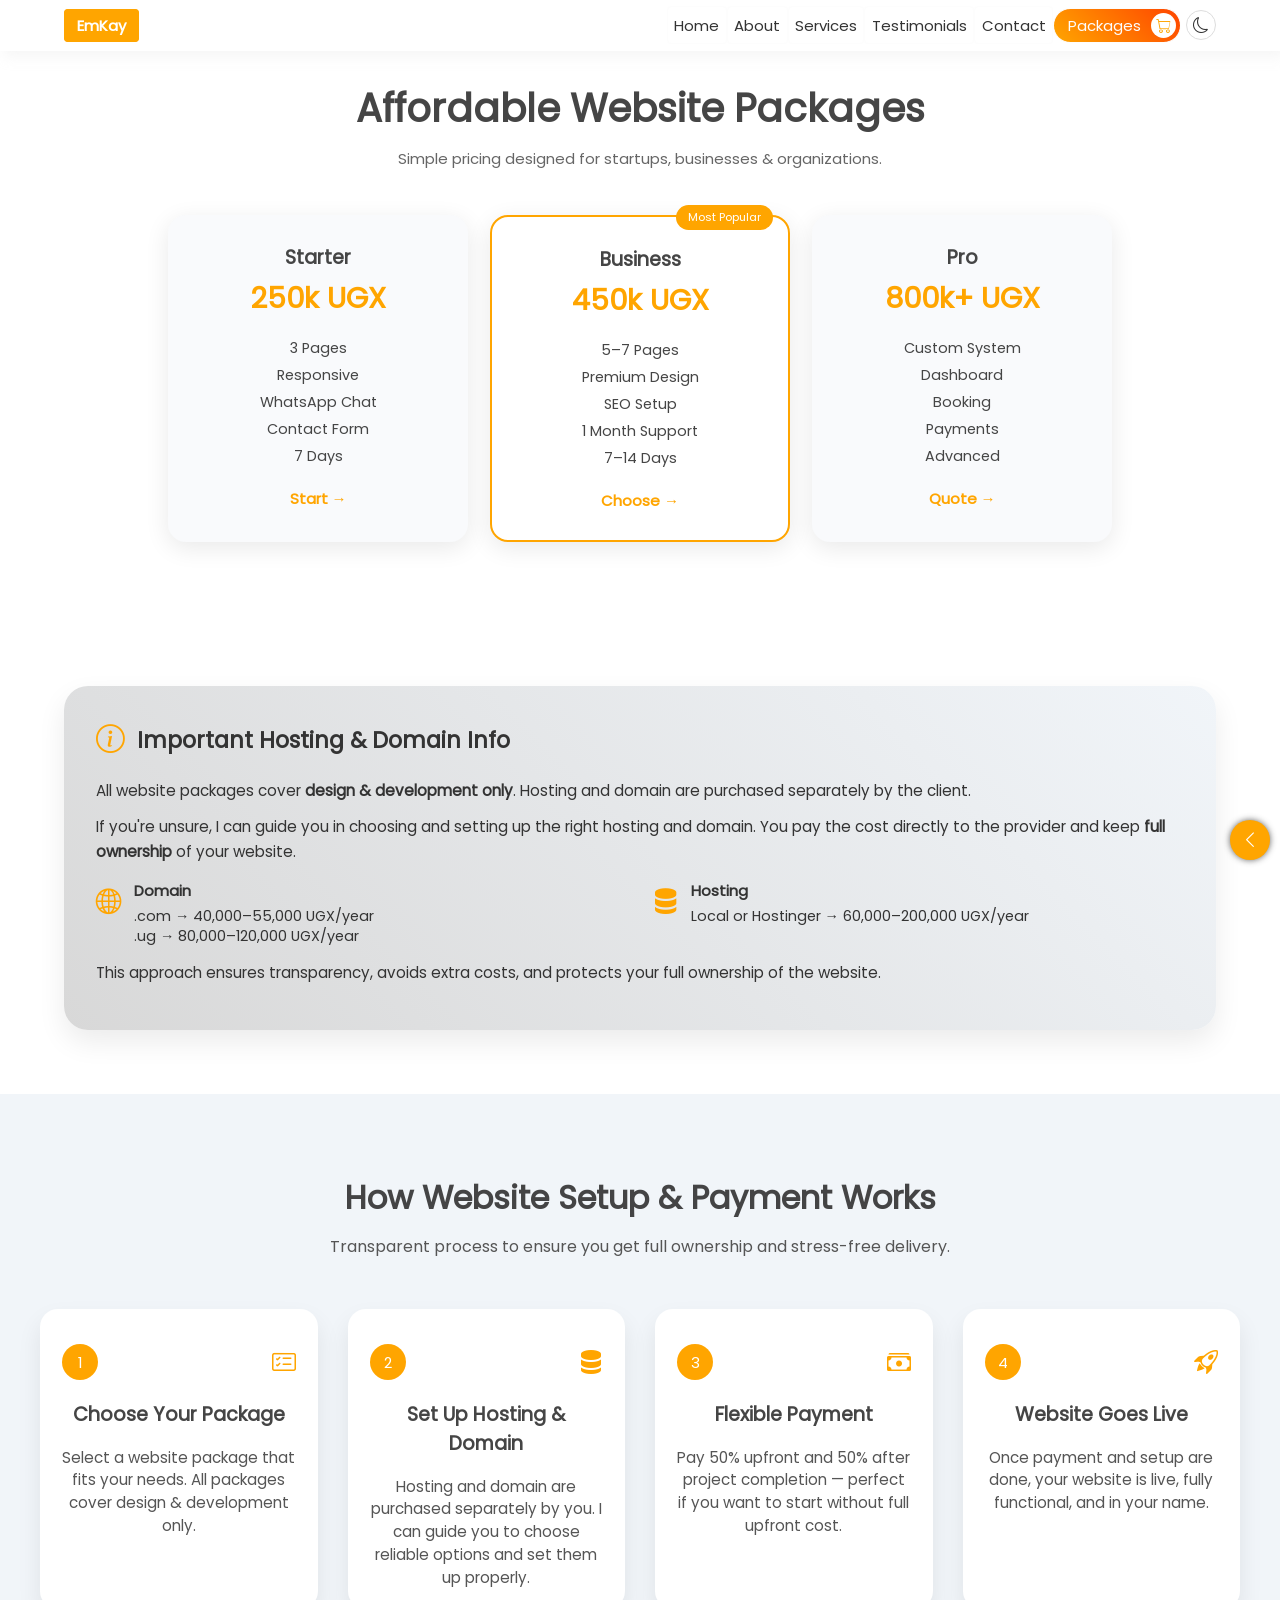
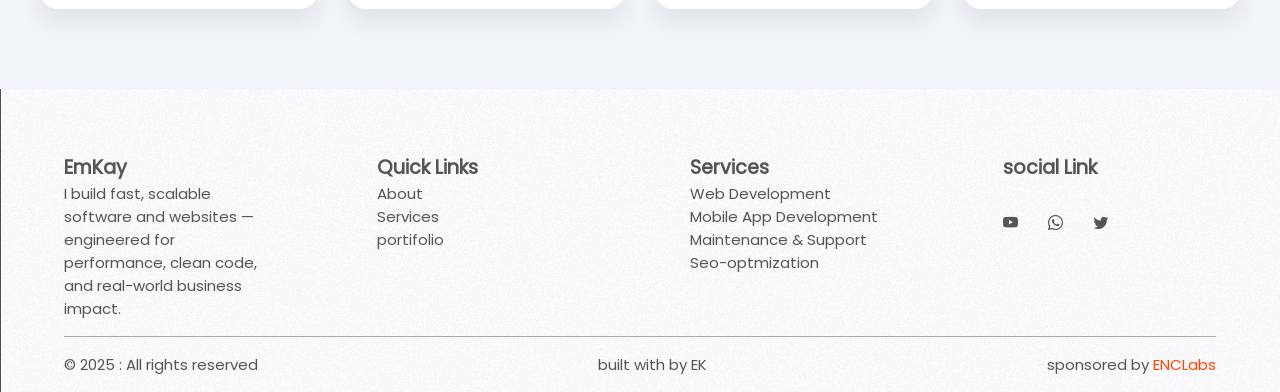
<file: packages.html>
<!DOCTYPE html>
<html lang="en">
<head>
    <meta charset="UTF-8">
    <meta name="viewport" content="width=device-width, initial-scale=1.0">

    <!-- PRIMARY SEO -->
    <title>EmKay | Packages</title>

    <!---------styles links-->
    <link rel="stylesheet" href="css/style.css">
    <link rel="stylesheet" href="css/header.css">
    <link rel="stylesheet" href="css/home.css">
    <link rel="stylesheet" href="css/packages.css">
    <link rel="stylesheet" href="css/dark-mode.css">
    <link rel="stylesheet" href="css/cho.css">
    <link rel="stylesheet" href="css/bootstrap-icons.css">
    <link rel="stylesheet" href="css/mediascreen.css">

    <link rel="icon" type="image/jpg" href="img/site_logo_le.png">

    <meta name="google-site-verification" content="nlS0Vsj3P71KugD2MzU5uS8u9MO6nViIM4F-CZdDZWw" />


</head>
<body class="dark">
    <header>
        <nav>
            <div class="logo"><p>EmKay</p></div>

            <div class="links">
                <a href="index.html">home</a>
                <a href="index.html#About">About</a>
                <a href="index.html#Services">Services</a>
                <a href="index.html#Testimonial">Testimonials</a>
                <a href="index.html#contact">contact</a>
                <a href="packages.html" class="pack fl">packages <i class="bi bi-cart icy"></i></a>

                <div class="dark-mo">
                    <i class="bi bi-moon"></i>
                    <i class="bi bi-sun"></i>
                </div>

                <div class="close">
                    <i class="bi bi-x icky"></i>
                </div>
            </div>

            <div class="piko fl">
                <a href="packages.html" class="pikop"><p>packages</p> <i class="bi bi-cart icy"></i></a>
                <div id="bars">
                    <i class="bi bi-list"></i>
                </div>
            </div>

        </nav>

    </header>


    <section class="home-pricing">

      <div class="pricing-header">
        <h2>Affordable Website Packages</h2>
        <p>Simple pricing designed for startups, businesses & organizations.</p>
      </div>

      <div class="pricing-mini">

        <div class="mini-card">
          <h4>Starter</h4>
          <span class="price">250k UGX</span>

          <ul>
            <li>3 Pages</li>
            <li>Responsive</li>
            <li>WhatsApp Chat</li>
            <li>Contact Form</li>
            <li>7 Days</li>
          </ul>

          <a href="index.html#contact">Start →</a>
        </div>

        <div class="mini-card popular">
          <span class="badge">Most Popular</span>

          <h4>Business</h4>
          <span class="price">450k UGX</span>

          <ul>
            <li>5–7 Pages</li>
            <li>Premium Design</li>
            <li>SEO Setup</li>
            <li>1 Month Support</li>
            <li>7–14 Days</li>
          </ul>

          <a href="index.html#contact">Choose →</a>
        </div>

        <div class="mini-card">
          <h4>Pro</h4>
          <span class="price">800k+ UGX</span>

          <ul>
            <li>Custom System</li>
            <li>Dashboard</li>
            <li>Booking</li>
            <li>Payments</li>
            <li>Advanced</li>
          </ul>

          <a href="index.html#contact">Quote →</a>
        </div>

      </div>

    </section>

<section class="pricing-note-card">
<div class="note-h">
  <div class="note-header">
    <i class="bi bi-info-circle icy"></i>
    <h3>Important Hosting & Domain Info</h3>
  </div>

  <div class="note-content">
    <p>All website packages cover <strong class="imp">design & development only</strong>. 
        Hosting and domain are purchased separately by the client.</p>

    <p>If you're unsure, I can guide you in choosing and setting up the right hosting and domain. 
        You pay the cost directly to the provider and keep 
        <strong class="imp">full ownership</strong> of your website.</p>

    <div class="note-items">

      <div class="note-item">
        <i class="bi bi-globe2 icy"></i>
        <div>
          <strong class="strg">Domain</strong>
          <p>.com → 40,000–55,000 UGX/year<br>.ug → 80,000–120,000 UGX/year</p>
        </div>
      </div>

      <div class="note-item">
        <i class="bi bi-server icy"></i>
        <div>
          <strong class="strg">Hosting</strong>
          <p>Local or Hostinger → 60,000–200,000 UGX/year</p>
        </div>
      </div>

    </div>

    <p>This approach ensures transparency, avoids extra costs, and protects your full ownership of the website.</p>
  </div>
</div>
</section>


      <!-- Payment Plan / Flexible Payment Section -->
    <section class="hosting-payment-steps">
      <div class="section-header">
        <h2>How Website Setup & Payment Works</h2>
        <p>Transparent process to ensure you get full ownership and stress-free delivery.</p>
      </div>

      <div class="steps-container">

        <!-- Step 1: Package Selection -->
        <div class="step-card">
            <div class="st-c-top fl">
                <div class="step-number">1</div>
                <i class="bi bi-card-checklist step-icon"></i>
            </div>
            <h4>Choose Your Package</h4>
            <p>
                Select a website package that fits your needs. 
                All packages cover design & development only.
            </p>
        </div>

        <!-- Step 2: Hosting & Domain -->
        <div class="step-card">
            <div class="st-c-top fl">
                <div class="step-number">2</div>
                <i class="bi bi-server step-icon"></i>
            </div>
            <h4>Set Up Hosting & Domain</h4>
            <p>
                Hosting and domain are purchased separately by you. 
                I can guide you to choose reliable options and set them up properly.
            </p>
            <ul class="more-holder">
                <li>.com → 40k–55k UGX/year, .ug → 80k–120k UGX/year</li>
                <li>Hosting → 60k–200k UGX/year</li>
            </ul>

        </div>

        <!-- Step 3: Payment Plan -->
        <div class="step-card">
            <div class="st-c-top fl">
                <div class="step-number">3</div>
                <i class="bi bi-cash-stack step-icon"></i>
            </div>
          <h4>Flexible Payment</h4>
          <p>Pay 50% upfront and 50% after project completion — perfect 
            if you want to start without full upfront cost.</p>
        </div>

        <!-- Step 4: Launch -->
        <div class="step-card">
            <div class="st-c-top fl">
                <div class="step-number">4</div>
                <i class="bi bi-rocket-takeoff step-icon"></i>
            </div>
            <h4>Website Goes Live</h4>
            <p>Once payment and setup are done, your website is live, fully functional, and in your name.</p>
        </div>

      </div>
    </section>



    <!---foooter-->
    <footer>
       <div class="footer-content">
            <div class="footer-About">
                <h2>EmKay</h2>
                <p> 
                    I build fast, scalable software and websites — 
                    engineered for performance, 
                    clean code, and
                    real-world business impact.
                </p>
            </div>

            <div class="footer-nav">
                <h2>Quick Links</h2>
               <div class="foot-links">
                <a href="#About">About</a>
                <a href="#Services">Services</a>
                <a href="#portifolio">portifolio</a>
               </div>
            </div>

            <div class="footer-nav">
                <h2>Services</h2>
               <div class="foot-links">
                <a href="index.html#Services">Web Development</a>
                <a href="index.html#Services">Mobile App Development</a>
                <a href="index.html#Services">Maintenance & Support</a>
                <a href="index.html#Services">Seo-optmization</a>
               </div>
            </div>

            <div class="footer-socials">
                <h2>social Link</h2>
                <div class="icons">
                  <i class="bi bi-youtube icky"></i>
                  <i class="bi bi-whatsapp icky"></i>
                  <i class="bi bi-twitter icky"></i>
                </div>
            </div>
       </div>

       <div class="copy-ryt">
            <p> &copy; 2025 : All rights reserved</p>
            <p> built with <i class="fas fa-heart" style="color: orangered;"></i> by EK</p>
            <p> sponsored by <a href="https://enclabs.wuaze.com/" style="text-decoration: none; color: orangered;">ENCLabs</a></p>
       </div>
    </footer>



    <div class="up circular">
        <div id="aside-arrow">
              <div class="bi bi-chevron-left"></div>
        </div>
        <div class="soc-more">
            <a href="#"><div class="bi bi-chevron-up ctr"></div></a>
            <div class="aside-socials">
                <a href="https://wa.me/0706551043?text=Hello%20there!" target="_blank" rel="noopener noreferrer">
                <i class="bi bi-whatsapp ctr"></i>
                </a>
            </div>
        </div>
    </div>


    <script src="js/lenis.min.js"></script>
    <script src="js/SplitType.min.js"></script>
    <script src="js/gsap.min.js"></script>
    <script src="js/ScrollTrigger.min.js"></script>
    <script src="js/app.js"></script>
    <script src="js/dktoggle.js"></script>
</body>
</html>
</file>
<file: css/style.css>
*{
    padding: 0%;
    margin: 0%;
    box-sizing: border-box;
}

@font-face {
    font-family: "Poppins";
    src: url(../fonts/Poppins-Regular.woff2);
    font-display: swap;
}
@font-face {
    font-family: "Orbitron";
    src: url(../fonts/Web-PS\ Orbitron.woff2);
    font-display: swap;
}
@font-face {
    font-family: "space";
    src: url(../fonts/SpaceGrotesk-Regular.otf);
    font-display: swap;
}

body{
    width: 100%;
    height: 100dvh;
    background: hsl(0 0 100%);
    color: #2c2c2ce1;
    font-family: "Poppins",sans-serif;
    font-size: 15px;
    transition: background 0.8s ease-in-out, background-image 0.8s ease-in-out, color 0.8s ease-in-out;
}


:root{
    /* --background:  rgb(130, 60, 201); */
    --background:  #ffa500;
    --box-shadow: 0px 3px 6px #3333331d;
    --shad: 4px 6px 12px #ddd;
    --shad-2: 4px 6px 12px #0000002c;
    --dck-acc: #555555; 
}

/* defaults */
.btn{
    width: 120px;
    padding: 6px;
    border: none;
    background: var(--background);
    color: #fff;
    text-decoration: none;
    text-align: center;
    border-radius: 5px;
    cursor: pointer;
}

.btn a{
    text-decoration: none;
    font-size: large;
    font-weight: 500;
    color: #fff;
}

img{
    width: 100%;
    height: 100%;
    object-fit: cover;
}

/* defaults end */


/* classes */
.ctr{
    display: flex;
    align-items: center;
    justify-content: center;
}

.fl{
    display: flex;
}

.fl-c{
    display: flex;
    align-items: center;
    justify-content: center;
    flex-direction: column;
}

.skills-top{
    text-align: center;
}

/* Splash Loader */
#splash-loader {
    position: fixed;
    top: 0;
    left: 0;
    width: 100vw;
    height: 100vh;
    background: #050505; /* Deep dark for premium feel */
    z-index: 99999;
    display: flex;
    align-items: center;
    justify-content: center;
    color: #fff;
    font-family: "Poppins", sans-serif;
}

.splash-content {
    text-align: center;
    display: flex;
    flex-direction: column;
    align-items: center;
    animation: fadeIn 1s ease-out;
}

.splash-brand {
    font-size: 3.5rem;
    font-weight: 700;
    letter-spacing: 2px;
    margin-bottom: 0px;
    background: linear-gradient(90deg, #fff, #888);
    -webkit-background-clip: text;
    -webkit-text-fill-color: transparent;
}

.splash-tagline {
    font-size: 1.2rem;
    color: orange;
    margin-bottom: 20px;
    letter-spacing: 1px;
}

.splash-sub {
    font-size: 0.9rem;
    color: #666;
    margin-bottom: 40px;
    opacity: 0;
    animation: slideUpFade 1s ease-out 0.5s forwards;
}

.splash-progress {
    width: 150px;
    height: 2px;
    background: #222;
    border-radius: 2px;
    overflow: hidden;
    position: relative;
    opacity: 0;
    animation: fadeIn 0.5s ease-out 1s forwards;
}

.splash-progress-bar {
    position: absolute;
    top: 0;
    left: 0;
    height: 100%;
    width: 0%;
    background: orange;
    animation: progressLoad 1.5s ease-in-out 1s forwards;
}

@keyframes fadeIn {
    from { opacity: 0; }
    to { opacity: 1; }
}

@keyframes slideUpFade {
    from { opacity: 0; transform: translateY(10px); }
    to { opacity: 1; transform: translateY(0); }
}

@keyframes progressLoad {
    0% { width: 0%; }
    50% { width: 70%; }
    100% { width: 100%; }
}
</file>
<file: css/header.css>
/* header */
header{
    width: 100%;
    display: flex;
    flex-direction: column;

    /* nav */
    nav{
        width: 100%;
        display: flex;
        align-items: center;
        justify-content: space-between;
        padding-inline: 4rem;
        padding-block: 0.4rem;
        box-shadow: 4px 6px 12px #ddd;
        position: sticky;
        top: 0;
        transition: 1s ease-in-out;
    }

    nav.active{
        position: fixed;
        top: 0%;
        background: #fff;
        color: #333;
        z-index: 999;
        box-shadow: 4px 6px 12px #dddddd41;
    }

    nav.active a{
        color: #333;
    }


    nav .logo{
        background: var(--background);
        color: #fff;
        border-radius: 4px;
    }

    nav .logo p{
        border: 1px solid var(--background);
        padding: 4px 12px;
        border-radius: 4px;
        font-weight: 800;
    }

    nav .links{
        display: flex;
        align-items: center;
    }

    nav .links a{
        text-transform: capitalize;
        text-decoration: none;
        padding: 0.4rem;
        font-weight: 500;
        border: 1px solid #fdfdfd;
        border-radius: 4px;
        /* color: var(--background); */
        transition: 0.5s ease-in-out;
    }

    nav .links a:hover{
        border: 1px solid var(--background);
    }

    nav #bars{
        display: none;
    }

    .pack{
        background: linear-gradient(45deg,orange,orangered);
        padding: 4px 4px !important;
        padding-left: 14px !important;
        color: #fdfdfd !important;
        border-radius: 24px !important;
        margin-right: 5px;
        text-decoration: none;
        display: flex !important;
        justify-content: space-between !important;
        align-items: center;
        gap: 10px;

        .icy{
            font-weight: 700;
            background: white;
            color: orange;
            padding: 1px 5px;
            border-radius: 100%;
        }
    }

    .piko{
        gap: 10px;
        position: absolute;
        top: -30px;
    }

    .pikop{
        width: 140px;
        display: none;
        background: linear-gradient(45deg,orange,orangered);
        display: flex;
        align-items: center;
        justify-content: space-between;
        border-radius: 24px;
        padding-left: 14px;
        padding-right: 4px;
        color: #fff !important;
        text-decoration: none !important;

        .icy{
            font-weight: 700;
            background: white;
            color: orange;
            padding: 1px 5px;
            border-radius: 100%;
        }
    }

    .close{
        display: none;
    }

    /* .dark-mo */

    .dark-mo{
        width: 30px;
        height: 30px;
        display: flex;
        align-items: center;
        justify-content: center;
        opacity: 1;
        color: #aaaaaa;
        padding: 0.4rem;
        font-size: 1rem;
        border: 1px solid #ddd;
        border-radius: 100%;

        .bi-sun{
            position: absolute;
            color: #fff;
            font-weight: 700;
        }

        .bi-moon{
            color: #333;
            opacity: 0;
            transform: rotateX(360deg);
        }
    }

    .dark-mo:hover{
        cursor: pointer;
    }
}


/* ================ footer styles ================= */


/* footeerr styles */
footer{
    width: 100%;
    background: #eeeeee;
    background-image: url(../img/tst_bck-02.jpg);
    background-size: cover;
    color: var(--dck-acc);
    padding: 4rem;
    padding-bottom: 0rem;

    h2{
        font-size: 1.2rem;
    }
}

.footer-content{
    width: 100%;
    display: flex;
    justify-content: space-between;
    gap: 100px;
    padding-bottom: 1rem;
}

.footer-About{
    width: 100%;
}

.footer-nav{
    width: 100%;
    display: flex;
    flex-direction: column;
}

.foot-links{
    display: flex;
    flex-direction: column;
}

.footer-nav a{
    color: var(--dck-acc);
    text-decoration: none;
}

.footer-socials{
    flex-direction: column;
    width: 100%;
    display: flex;
    gap: 30px;
}

.icons{
    display: flex;
    gap: 30px;
}

.copy-ryt{
    width: 100%;
    display: flex;
    align-items: center;
    justify-content: space-between;
    padding-block: 1rem;
    /* background: #eeeeee; */
    border-top: 1px solid #aaaaaa;
}

/* =============== Header media queries =============== */

@media screen and (max-width: 768px) {
    nav{
        width: 100%;
        position: relative;
        padding-inline: 2rem !important;

        #bars{
            width: 30px;
            height: 30px;
            background: transparent;
            display: flex !important;
            align-items: center;
            justify-content: center;
            font-size: 1.2rem;
            border-radius: 4px;
            box-shadow: var(--shad-2);
            border: 1px solid orange;

            .bi-list{
                font-size: 1.5rem;
                color: orange;
            }
        }

        .links{
            width: 100%;
            background: #ffffff71;
            backdrop-filter: blur(7px);
            padding: 34px;
            padding-top: 24px;
            position: absolute;
            right: -200%;
            top: 0%;
            opacity: 0;
            display: flex;
            flex-direction: column !important;
            justify-content: left !important;
            align-items: start !important;
            gap: 15px;
            transition: transform 1s ease-in-out,
                        opacity 0.9s ease-in-out, box-shadow 1.8s ease-in-out;
            z-index: 999;

            a{
                width: 80%;
                border-color: #3333332a !important;
            }

            .close{
                width: 30px;
                height: 30px;
                color: orangered;
                border: 1px solid orangered;
                border-radius: 100%;
                display: flex;
                align-items: center;
                justify-content: center;
                position: absolute;
                top: 20px;
                right: 20px;

                .icky{
                    font-size: 1.2rem;
                    color: orangered;
                    display: block;
                }
            }
        }

        .links.small{
            height: 100vh;
            right: 0%;
            opacity: 1;
            box-shadow: var(--shad-2);
            /* z-index: 1; */
            transition: all 1s ease-in-out;
        }

        .piko{
            position: relative;
            top: 0px;
        }

        .pikop{
            display: flex;
        }
    }


    /* ========footer========== */
    footer{
        padding-inline: 2rem;
    }
    
    .footer-content{
        flex-wrap: wrap;
        gap: 15px;
    }

    .copy-ryt{
        width: 100% !important;
        display: flex;
        align-items: center;
        flex-direction: column !important;
        justify-content: space-between;
        padding-inline: 1 !important;

        p{
            width: 100% !important;
        }
    }
}
</file>
<file: css/home.css>
/* hero */
.hero{
    width: 100%;
    height: 90dvh;
    align-items: center;
    justify-content: center;
    display: flex;
    gap: 50px;
    padding-inline: 4rem;
    background: #fafaff;
    background-image: url(../img/tst_bck-02.jpg);
    background-size: cover;
    position: relative;
    overflow: hidden;

    #hero-particles {
        position: absolute;
        top: 0;
        left: 0;
        width: 100%;
        height: 100%;
        z-index: 0;
        pointer-events: none;
    }

    /* hero-cont */
    .hero-cont{
    width: 100%;
    display: flex;
    gap: 10px;
    flex-direction: column;
    position: relative;
    z-index: 1;

    .hero-buttons {
        display: flex;
        gap: 20px;
        margin-top: 20px;
    }

    .contbtn{
        width: max-content;
        min-width: 150px;
        min-height: 28px;
        opacity: 0;
        padding: 6px 16px;
        display: flex;
        align-items: center;
        justify-content: center;
        gap: 10px;
        font-size: 16px;
        font-weight: 500;
        border: 1px solid var(--background);
        border-radius: 30px;
        background: transparent;
        transition: 0.5s;
        transform: scale(0.5);
        text-decoration: none;

        span{
            color: var(--background);
            transition: 0.3s;
        }

        .icky{
            width: 25px;
            height: 25px;
            display: flex;
            align-items: center;
            justify-content: center;
            background: var(--background);
            border-radius: 100%;
            color: #fff;
            padding: 4px;
            font-size: 14px;
        }
    }

    .btn-primary {
        background: var(--background);
        border: 1px solid var(--background);
        span {
            color: #fff;
        }
    }

    .btn-primary:hover {
        background: transparent;
        span {
            color: var(--background);
        }
    }

    .btn-secondary:hover{
        background: var(--background);
        box-shadow: var(--box-shadow);
        span {
            color: #fff;
        }
    }

    .btn-secondary:hover .icky{
        background: #fff;
        color: var(--background);
    }
    }

    /* .hero-social */
    .hero-social{
        /* width: 10%; */
        padding: 14px 14px;
        background: #fff;
        border-radius: 4px;
        box-shadow: var(--shad-2);
        display: flex;
        align-items: center;
        justify-content: center;
        flex-direction: column;
        gap: 20px;
        font-size: 30px;
        position: relative;
        z-index: 1;

        .xemh{
            width: 35px;
            height: 35px;
            border: 1px solid orange;
            border-radius: 100%;
            padding: 18px;
        }

        a{
            text-decoration: none;
        }

        .icky{
            display: flex !important;
            font-size: 1.3rem;
            color: var(--background);
        }

    }


    /* hero-img */
    .hero-img{
        width: 600px;
        position: relative;
        z-index: 1;
        height: 340px;
        border-radius: 100%;
        overflow: clip;
        margin-right: 40px;

        img{
            width: 100%;
            height: 100%;
            object-fit: cover;
        }
    }

}


/* .marquee */

.marquee{
    width: 100%;
    overflow-x: clip;
    background: rgb(255, 255, 255);
    color: var(--background);
    position: relative;
    padding: 12px;
}

.marquee-holder{
    position: relative;
    width: 100%;
    padding: 12px;
    display: flex;
    align-items: center;
    justify-content: center;
}

.mar{
    width: 200px;
    position: absolute;
    left: max(calc(200px * 7),100%);
    padding: 4px 14px;
    display: flex;
    align-items: center;
    gap: 10px;
    animation: sli 30s linear infinite;
    font-weight: 700;
    color: #333;

    .icky{
        color: orange;
        font-size: 1em;
    }
}

@keyframes sli {
    to{
        left: -200px;
    }
}

.mar:nth-child(1){
    animation-delay: calc(30s / 7 * (7 - 1) * -1);
    /* background: #000; */
}

.mar:nth-child(2){
    animation-delay: calc(30s / 7 * (7 - 2) * -1);
}

.mar:nth-child(3){
    animation-delay: calc(30s / 7 * (7 - 3) * -1);
}

.mar:nth-child(4){
    animation-delay: calc(30s / 7 * (7 - 4) * -1);
}

.mar:nth-child(5){
    animation-delay: calc(30s / 7 * (7 - 5) * -1);
    /* background: yellow; */
}

.mar:nth-child(6){
    animation-delay: calc(30s / 7 * (7 - 6) * -1);
}

.mar:nth-child(7){
    animation-delay: calc(30s / 7 * (7 - 7) * -1);
}




/* .About */
.About{
    width: 100%;
    height: 100vh;
    display: flex;
    flex-direction: column;
    align-items: center;
    justify-content: center;
    gap: 40px;
    padding-inline: 4rem;

    /* .about-top */
    .about-top{
        width: 100%;
        display: flex;
        flex-direction: column;
        align-items: center;
        justify-content: center;
        gap: 5px;

        h2{
            overflow: clip;
            font-size: 2rem;
        }
    }


    
    /* .about-body */
    .about-body{
        width: 100%;
        display: flex;
        gap: 40px;
        padding-inline: 6rem;
    }

    .about-body-img{
        width: 50%;
        height: 400px;
        /* aspect-ratio: 4/5; */
        border-radius: 5px;
        overflow: clip;

        img{
            width: 100%;
            height: 100%;
            object-fit: cover;
        }
    }

    
    .cvbtn{
        width: 180px;
        position: relative;
        display: flex;
        align-items: center;
        justify-content: space-between;
        border: none;
        text-decoration: none;
        padding: 0.6rem 1rem;
        font-size: 16px;
        font-weight: 500;
        background: var(--background);
        box-shadow: 4px 6px 12px #ddd;
        color: aliceblue;
        border-radius: 30px;
        overflow: clip;
        transition: transform 0.5s ease-in-out;

        .icky{
            background: #fff;
            font-size: 16px;
            border-radius: 4px;
            color: var(--background);
            padding: 2px;
            position: relative;
            z-index: 1;
            transition: all 1s ease-in-out;
        }

        p{
            position: relative;
            z-index: 1;
        }
    }

    .cvbtn::before{
        content: "";
        position: absolute;
        inset: 0;
        transform: translateY(-180px);
        transition: all 1s ease-in-out;
        background: rebeccapurple;
        border-radius: 30px;
        z-index: -1;
        opacity: 0;
    }

    .cvbtn:hover::before{
        transform: translateY(0);
        z-index: -1;
        opacity: 1;
    }

    .cvbtn:hover{
        transform: translateY(10%);

        .icky{
            color: rebeccapurple;
            box-shadow: var(--shad-2);
        }
    }

    
    .about-cont{
        display: flex;
        flex-direction: column;
        gap: 20px;

        p{
            overflow: clip;
        }
    }


    /* .about-more */
    .about-more{
        display: flex;
        gap: 10px;

        & > div{
            width: 100%;
            height: 200px;
            border-radius: 4px;
            display: flex;
            flex-direction: column;
            align-items: center;
            justify-content: center;
            box-shadow: 4px 6px 12px #ddd;

            &:nth-child(1){
                background: hsl(0, 0%, 100%);
                color: hsl(0 0 40);
                text-align: center;
            }

            &:nth-child(1) h2{
                background: hsl(0, 0%, 100%);
                color: hsl(0 0 35);
            }

             &:nth-child(1) .icky{
                background: hsl(0, 0%, 100%);
                font-size: 1.5rem;
                color: hsl(0 0 35);
                padding: 4px;
                border-radius: 4px;
                margin-bottom: 14px;
                display: block;
            }

            &:nth-child(2){
                color: hsl(0, 0%, 100%);
                background: var(--background);
                text-align: center;
            }

            &:nth-child(2) .icky{
                color: hsl(0, 0%, 100%);
                font-size: 1.5rem;
                padding: 4px;
                border-radius: 4px;
                margin-bottom: 14px;
                display: block;
            }

            &:nth-child(3){
                background: hsl(241, 84%, 35%);
                color: hsl(0 0 85);
                text-align: center;
            }

            &:nth-child(3) .icky{
                color: hsl(0 0 98);
                font-size: 1.5rem;
                padding: 4px;
                border-radius: 4px;
                margin-bottom: 14px;
                display: block;
            }
        }

        .about-more p{
            text-align: center;
            font-size: 0.9rem;
        }

        .about-more h2{
            color: hsl(0 0 98);
            font-weight: 800;
            text-align: center;
        }
    }
}


/* services */
.services{
    width: 100%;
    height: 120vh;
    display: flex;
    align-items: center;
    justify-content: center;
    flex-direction: column;
    padding: 4rem;
    perspective: 1000px;

    .services-top{
        text-align: center;
        margin-bottom: 50px;

        h2{
            font-size: 2rem;
        }
    }

.service-cards{
    width: 100%;
    display: flex;
    justify-content: center;
    gap: 24px;
    perspective: 1400px;
    margin-top: 60px;
    transform-style: preserve-3d;

    .service-card{
        width: 100%;
        height: 320px;
        display: flex;
        flex-direction: column;
        justify-content: space-between;
        gap: 14px;
        background: #fafafa;
        padding: 24px;
        border-radius: 14px;
        transform: rotateY(10deg);
        transition: transform 0.8s ease-in-out,box-shadow 0.5s ease-in-out;
        box-shadow: var(--shad);
        will-change: transform;
        -webkit-font-smoothing: antialiased !important;
        -moz-osx-font-smoothing: grayscale !important;
        text-rendering: optimizeLegibility !important;
        backface-visibility: hidden !important; 

        .icky{
            width: 42px;
            height: 42px;
            padding: 8px;
            border-radius: 50%;
            border: 1px solid black;
            color: black;
            display: flex;
            align-items: center;
            justify-content: center;
            font-size: 24px;
        }

        h2{
            font-size: 17px;
            display: block;
            transform: translateZ(0) !important;
            backface-visibility: hidden !important;
        }

        p{
            font-size: 14px;
            line-height: 1.5;
            opacity: .85;
            display: block;
            transform: translateZ(0) !important;
            backface-visibility: hidden !important;
        }

        .icky-hold{
            width: 100%;
            height: 100px;
            border-radius: 14px;
            display: flex;
            align-items: center;
            justify-content: center;
            background: linear-gradient(to right,#ddd 1px,transparent 1px),
                        linear-gradient(to bottom,#ddd 1px,transparent 1px);
            background-size: 40px 40px;
            box-shadow: inset 30px 30px 50px #fff,
                        inset -30px -30px 50px #fff;
            transition: all .45s ease;
        }
    }


    .featured {
        transform: rotateY(0deg) !important;
        border: 1px solid #cccccc;
        box-shadow: 10px 40px 60px #cccccc80;
        transition: transform 0.8s ease-in-out, box-shadow 0.5s ease-in-out;

        .icky-hold .icky{
            color: #111;
        }

        .service-link{
            opacity: 1;
        }
    }

    .service-card:nth-child(1){
        transform: rotateY(-10deg);
    }

    .service-card:nth-child(2){
        transform: rotateY(-10deg);
    }

    .service-card:nth-child(3){
        .icky{
            width: 42px;
            height: 42px;
        }
    }

    .service-card:hover{
        transform: rotateY(0deg) !important;
    }

}


.service-card:hover .icky-hold{
    transform: scale(1.07);
}



.service-link{
    margin-top: auto;
    font-weight: 600;
    font-size: 14px;
    text-decoration: none;
    color: var(--accent);
    opacity: 0.8;
    transition: all .4s ease;
}

.service-card:hover .service-link{
    opacity: 1;
}

/* Glow */
.featured::before{
    content: "";
    position: absolute;
    inset: -3px;
    border-radius: 20px;
    background: linear-gradient(120deg,var(--accent),transparent,var(--accent));
    filter: blur(14px);
    opacity: .6;
    z-index: -1;
}


.process-timeline{
    width: 100%;
    display: flex;
    align-items: center;
    justify-content: center;
    gap: 16px;
    margin-top: 70px;
    flex-wrap: wrap;
}

.process-step{
    display: flex;
    flex-direction: column;
    align-items: center;
    gap: 8px;
    font-size: 13px;
    color: var(--text-muted);
    opacity: 0;
    transform: translateY(20px);
    transition: all .6s cubic-bezier(.25,.8,.25,1);
}

.process-step .icy{
    width: 30px;
    height: 30px;
    padding: 8px;
    border-radius: 50%;
    background: #1111111c;
    color: #111;
    display: flex;
    align-items: center;
    justify-content: center;
    font-size: 18px;
}

.process-line{
    width: 50px;
    height: 2px;
    background: linear-gradient(90deg, transparent, var(--accent), transparent);
    opacity: .5;
}

/* Reveal animation */
.process-step.show{
    opacity: 1;
    transform: translateY(0);
}


.process-step:nth-child(5) i{
    box-shadow: 0 0 0 rgba(255,153,0,.6);
    animation: pulse 2s infinite;
}

@keyframes pulse{
    0%{ box-shadow: 0 0 0 0 rgba(255,153,0,.6); }
    70%{ box-shadow: 0 0 0 14px rgba(255,153,0,0); }
    100%{ box-shadow: 0 0 0 0 rgba(255,153,0,0); }
}

}

/* portifolio */
.portifolio {
    width: 100%;
    min-height: 100vh;
    padding: 5rem 4rem;
    background-image: url(../img/tst_bck-02.jpg);
    background-size: cover;

    .portifolio-top{
        text-align: center;
        margin-bottom: 50px;
        h2{
            font-size: 2.5rem;
        }
        p {
            color: var(--text-muted);
            margin-top: 10px;
        }
    }

    .project-grid {
        display: grid;
        grid-template-columns: repeat(auto-fit, minmax(300px, 1fr));
        gap: 30px;
        width: 100%;
    }

    .project-card {
        background: #fff;
        border-radius: 12px;
        overflow: hidden;
        box-shadow: 0 10px 30px rgba(0,0,0,0.05);
        transition: transform 0.4s ease, box-shadow 0.4s ease;
        display: flex;
        flex-direction: column;
    }

    .project-card:hover {
        transform: translateY(-10px);
        box-shadow: 0 20px 40px rgba(0,0,0,0.1);
    }

    .project-img {
        width: 100%;
        height: 220px;
        overflow: hidden;
    }

    .project-img img {
        width: 100%;
        height: 100%;
        object-fit: cover;
        transition: transform 0.6s ease;
    }

    .project-card:hover .project-img img {
        transform: scale(1.05);
    }

    .project-info {
        padding: 24px;
        display: flex;
        flex-direction: column;
        flex-grow: 1;
    }

    .project-info h3 {
        font-size: 1.4rem;
        margin-bottom: 10px;
        color: var(--background);
    }

    .project-info p {
        font-size: 0.95rem;
        color: #555;
        line-height: 1.5;
        margin-bottom: 20px;
        flex-grow: 1;
    }

    .tech-tags {
        display: flex;
        flex-wrap: wrap;
        gap: 8px;
        margin-bottom: 20px;
    }

    .tech-tags span {
        background: #f0f0f0;
        color: #333;
        font-size: 0.8rem;
        padding: 4px 12px;
        border-radius: 20px;
        font-weight: 500;
    }

    .project-link {
        display: inline-flex;
        align-items: center;
        gap: 8px;
        font-weight: 600;
        color: var(--background);
        text-decoration: none;
        transition: color 0.3s ease;
        margin-top: auto;
    }

    .project-link:hover {
        color: orange;
    }
}

/* EmKay Experience Section */
.experience {
    width: 100%;
    padding: 5rem 4rem;
    background: #fafaff;
    color: #333;
    text-align: center;
}

.experience .section-header {
    margin-bottom: 50px;
}

.experience .section-header h2 {
    font-size: 2.5rem;
    background: linear-gradient(90deg, #333, #888);
    -webkit-background-clip: text;
    -webkit-text-fill-color: transparent;
}

.experience .section-header p {
    color: #666;
    margin-top: 10px;
    font-size: 1.1rem;
}

.experience-grid {
    display: grid;
    grid-template-columns: repeat(auto-fit, minmax(280px, 1fr));
    gap: 30px;
    margin-top: 40px;
}

.glow-card {
    background: #fff;
    border: 1px solid #eee;
    border-radius: 16px;
    padding: 40px 30px;
    text-align: left;
    position: relative;
    overflow: hidden;
    transition: transform 0.4s ease, border-color 0.4s ease, box-shadow 0.4s ease;
    z-index: 1;
    box-shadow: 0 4px 12px rgba(0,0,0,0.05);
}

.glow-card::before {
    content: "";
    position: absolute;
    top: -50%;
    left: -50%;
    width: 200%;
    height: 200%;
    background: radial-gradient(circle, rgba(0,0,0,0.03) 0%, transparent 60%);
    opacity: 0;
    transition: opacity 0.4s ease;
    z-index: -1;
    pointer-events: none;
}

.glow-card:hover {
    transform: translateY(-5px);
    border-color: #ddd;
    box-shadow: 0 10px 24px rgba(0,0,0,0.1);
}

.glow-card:hover::before {
    opacity: 1;
}

.experience-icon {
    font-size: 2.5rem;
    margin-bottom: 20px;
    color: var(--background);
}

.glow-card h3 {
    font-size: 1.5rem;
    margin-bottom: 12px;
    font-weight: 600;
}

.glow-card p {
    color: #555;
    line-height: 1.6;
    font-size: 0.95rem;
}



/* me */
.me{
    padding-inline: 4rem;
    padding-block: 2rem;

    .me-container{
        width: 100%;
        display: flex;
        justify-content: space-between;
        padding: 0.8rem;
        background: linear-gradient(45deg, black, grey);
        box-shadow: 0px 4px 6px #3333331d;
        border-radius: 8px;
        color: #fff;


        
        .me-cotent{
            width: 100%;
            display: flex;
            justify-content: center;
            flex-direction: column;
            padding-left: 6rem;

            h2{
                font-size: 2rem;
            }
        }

        .me-container p{
            margin-top: 20px;
            overflow-y: clip;
        }

        .me-img{
            width: 50%;
            height: 300px;
            overflow: clip;
        }

        .me-img img{
            width: 100%;
            height: 150%;
            object-fit: cover;
        }

        .cta-btns{
            width: 80%;
            gap: 30px;
            flex-wrap: wrap;
            margin-top: 30px;

            a{
                width: 220px;
                text-decoration: none;
                color: #fff;
                border: 1px solid #fff;
                display: flex;
                align-items: center;
                justify-content: space-between;
                padding: 8px 8px;
                padding-left: 14px;
                gap: 10px;
                border-radius: 24px;

                .icy{
                    background: #fff;
                    color: #000000;
                    width: 30px;
                    height: 30px;
                    font-size: 1.1rem;
                    display: flex;
                    align-items: center;
                    justify-content: center;
                    border-radius: 100%;
                }
            }

            a:nth-child(1){
                border: none;
            }

        }

    }
}


/* .testimonials */

.Testimonials{
    width: 100%;
    height: 100vh;
    padding-inline: 4rem;
    background-image: url(../img/tst_bck-02.jpg);
    background-size: cover;

    h2{
        font-size: 2rem;
    }
}

.testimonial-slides{
    width: 100%;
    display: flex;
    justify-content: space-between;
    padding-block: 4rem;
}

.testimonial{
    width: 100%;
    display: none;
    align-items: center;
    justify-content: space-between;
    gap: 50px;
}

.div-one{
    width: 100%;
    background-color: aliceblue;
    padding: 0.8rem;
    box-shadow: var(--box-shadow);
    color: #333;
}

.testimonial-top {
    display: flex;
    padding-bottom: 12px;
    border-radius: 5px;
}

.testimonial-top h2{
    font-size: 18px;
    color: black;
}
.testimonial-top .testimonial-name{
    padding-left: 12px;
    color: #333;
}

.testimonial-img{
    width: 50px;
    height: 50px;
    border-radius: 50%;
    overflow: clip;
}

.testimonial-slides img{
    width: 100%;
    height: 100%;
    object-fit: cover;
}

.testimonial-top .rating{
    width: 60%;
    display: flex;
    justify-content: right;
}

.testimonial-top .rating .fa-star{
    color: var(--background);
}

.test-dots{
    width: 100%;
    display: flex;
    align-items: center;
    justify-content: center;
    gap: 5px;
}

.tdot{
    width: 10px;
    height: 10px;
    border-radius: 100%;
    background: var(--background);
}

/* .contact-wrapper */
.contact-wrapper{
    width: 100%;
    min-height: 100vh;
    padding-inline: 12rem;
    padding-block: 4rem;
}

.contact-wrapper-top{
    width: 100%;
    text-align: center;
    display: flex;
    align-items: center;
    justify-content: center;
    flex-direction: column;

    h2{
        font-size: 2.5rem;
    }
}

.contact{
    width: 100%;
    display: flex;
    gap: 50px;
    justify-content: space-between;
    padding-top: 4rem;
}

.left{
    width: 50%;
    border-right: 1px solid #3333331d;
    padding: 12px;
}

.left .call-me{
    padding: 20px;
    border-bottom: 1px solid #3333331d;
}

.left .call-me div{
    width: 100%;
    display: flex;
    align-items: center;
    gap: 20px;
    color: #ee1b84;;
    padding-bottom: 12px;
}
.xem-call{
    display: flex;
    flex-direction: column !important;
    justify-content: left !important;
    align-items: flex-start !important;
    text-align: left !important;
    gap: 5px !important;
}

.left .icky{
    width: 35px;
    height: 35px;
    color: rgb(245, 245, 245);
    display: flex;
    align-items: center;
    justify-content: center;
    background: #ee1b84;
    padding: 12px;
    font-size: 1.1rem;
    font-weight: 700;
    border-radius: 100%;
}

.left .call-me div h4{
    font-size: small;
    text-transform: capitalize;
}

form{
    width: 40%;
    height: 470px;
    display: flex;
    background: #f1f1f1;
    flex-direction: column;
    gap: 10px;
    padding: 24px;
    border-radius: 5px;
    box-shadow: 0px 5px 14px #0000004d;
}

form .icky{
    display: none;
}

form .names{
    display: flex;
    align-items: center;
    justify-content: space-between;
    gap: 10px;
    position: relative;

    & .p01{
        position: absolute;
        right: 210px;
    }

    .p02{
        position: absolute;
        right: 10px;
    }
}



form input,form textarea{
    width: 100%;
    padding: 12px;
    border: none;
    border-radius: 5px;
    border: 1px solid #8f8f8f96;
    background: transparent;
    color: #333;
    font-family: "Poppins",sans-serif;
    outline: none;
}

form::placeholder{
    color: #464646;
}

form textarea{
    height: 200px;
}

form button{
    width: 50%;
    display: flex;
    align-items: center;
    justify-content: space-between;
    margin: 1px auto;
    padding: 8px;
    padding-left: 14px;
    cursor: pointer;
    background: var(--background);
    border: none;
    border-radius: 50px;
    font-size: 18px;
    color: aliceblue;

    .bi-send{
        background: #fff;
        color: orange;
        border-radius: 50%;
        width: 25px;
        height: 25px;
        padding: 4px;
    }
}

.email{
    position: relative;

    & .e01{
        position: absolute;
        right: 10px;
        top: 5px;
    }
}

.message{
    position: relative;

    & .txt01{
        position: absolute;
        right: 10px;
        top: 5px;
    }
}



/* show class */

.show{
    display: flex;
}

/* .up */
.up{
    display: flex;
    align-items: center;
    justify-content: space-between;
    position: fixed;
    bottom: 40px;
    right: 10px;
    color: #33333342;
    padding: 6px;
    background-color: var(--background);
    border-top-left-radius: 10px;
    border-bottom-left-radius: 10px;
    transition: 0.5s;
    overflow: hidden;
    animation: boxy 2s linear infinite;
}

/* Keyframes for pulsing shadow */
@keyframes boxy {
    0% {
        box-shadow: 0 0 0 0 rgba(255, 87, 34, 0.7);
    }
    50% {
        box-shadow: 0 0 20px 10px rgba(255, 87, 34, 0.5);
    }
    100% {
        box-shadow: 0 0 0 0 rgba(255, 87, 34, 0.7);
    }
}

.up.paused{
    animation-play-state: paused;
}


.up.circular{
    width: 40px;
    height: 40px;
    display: flex;
    align-items: center;
    justify-content: center;
    border-radius: 100%;
    box-shadow: 0px 0px 6px #333333c0;

}

.up.circular .soc-more{
    position: absolute;
    right: -130px;
}

.up .bi-chevron-left{
    color: #fff;
    font-size: 18px;
    cursor: pointer;
}

.soc-more{
    width: 120px;
    display: flex;
    align-items: center;
    justify-content: center;
    gap: 5px;
    position: relative;
    transition: 1s ease;
    right: -300px;

    a{
        text-decoration: none;
    }
}

.soc-more.active{
    right: 0px;
}


.soc-more .bi-whatsapp{
   color: #fff;
   padding: 6px;
   width: 30px;
   height: 30px;
   font-size: 20px;
   background: green;
   border-radius: 100%;
}
.soc-more .bi-chevron-up{
    font-size: 1rem;
    font-weight: bolder;
    padding: 1px;
    width: 30px;
    height: 30px;
    color: #fdfdfd;
    border-radius: 100%;
    border: 2px solid #ffffff;
}

.trans{
    transform: rotate(180deg);
}

/* floating pricing button */

.floating-pricing-btn{
  position: fixed;
  bottom: 120px;
  right: -320px;
  background: #ff880085;
  color: #fff;
  padding: 8px 14px;
  border: 2px solid #ddd;
  border-radius: 50px;
  font-weight: 600;
  text-decoration: none;
  box-shadow: 0 8px 20px rgba(0,0,0,0.2);
  display: flex;
  backdrop-filter: blur(1px);
  align-items: center;
  gap: 8px;
  z-index: 1000;
  transition: all 0.8s ease;

    animation: boxy 2s linear infinite;

    span:nth-child(2){
        display: none;
    }
}

.floating-pricing-btn:hover{
  background: #0056d2;
  transform: translateY(-3px);
  color: #fff;
  box-shadow: 0 12px 25px rgba(0,0,0,0.25);
}

.floating-pricing-btn .bi-cart{
    background: #fff;
    color: orange;
    width: 30px;
    height: 30px;
    border-radius: 100%;
    box-shadow: 4px 6px 14px #0000004d;
}

.floating-pricing-btn.float{
    opacity: 1;
    right: 10px;
}
</file>
<file: css/packages.css>
.home-pricing{
  padding: 80px 20px;
  background: #fff;
}

.pricing-header{
  text-align: center;
  max-width: 620px;
  margin: 0 auto 45px;
}

.pricing-header h2{
  font-size: 2.4rem;
  margin-bottom: 10px;
}

.pricing-header p{
  color: #666;
}

/* Layout */
.pricing-mini{
  display: flex;
  justify-content: center;
  gap: 22px;
  flex-wrap: wrap;
  max-width: 1100px;
  margin: auto;
}

/* Cards */
.mini-card{
  background: #f9fafc;
  border-radius: 18px;
  padding: 28px 22px;
  width: 100%;
  max-width: 300px;
  text-align: center;
  transition: all .3s ease;
  box-shadow: 0px 6px 24px #00000017;
}

.mini-card:hover{
  transform: translateY(-6px);
  box-shadow: 0 12px 30px rgba(0,0,0,.08);
}

.mini-card h4{
  font-size: 1.2rem;
  margin-bottom: 5px;
}

.price{
  font-size: 1.8rem;
  font-weight: 700;
  color: orange;
}

.mini-card ul{
  list-style: none;
  margin: 18px 0 20px;
  padding: 0;
  display: flex;
  flex-direction: column;
  gap: 6px;
  font-size: .9rem;
}

.mini-card a{
  display: inline-block;
  font-weight: 600;
  text-decoration: none;
  color: orange;
}

.mini-card a:hover{
  text-decoration: underline;
}

/* Popular */
.popular{
  background: #fff;
  border: 2px solid orange;
  position: relative;
}

.badge{
  position: absolute;
  top: -12px;
  right: 15px;
  background: orange;
  color: #fff;
  padding: 4px 12px;
  font-size: .7rem;
  border-radius: 20px;
}


/* .pricing-note-card{ */
.pricing-note-card{
    padding: 4rem;
    border-radius: 18px;
    color: #333;
}

.note-h{
    box-shadow: 0 12px 28px rgba(0,0,0,0.08);
    background: linear-gradient(45deg,#d8d8d8,#f1f5f9);
    padding: 2rem;
    border-radius: 24px;
}

.note-header{
  display: flex;
  align-items: center;
  gap: 12px;
  margin-bottom: 18px;
}

.note-header i{
  font-size: 1.8rem;
  color: orange;
}

.note-header h3{
  font-size: 1.4rem;
  margin: 0;
}

.note-content p{
  margin: 12px 0;
  line-height: 1.6;
  font-size: 0.95rem;
}

.note-items{
  display: flex;
  flex-wrap: wrap;
  gap: 25px;
  margin: 15px 0;
}

.note-item{
  display: flex;
  align-items: flex-start;
  gap: 12px;
  flex: 1 1;
}

.note-item i{
  font-size: 1.6rem;
  color: orange;
  margin-top: 4px;
}

.note-item strong{
  display: block;
  margin-bottom: 4px;
  font-weight: 600;
}

.note-item p{
  margin: 0;
  font-size: 0.9rem;
  line-height: 1.4;
}

/* Responsive */
@media(max-width:768px){
  .note-items{
    flex-direction: column;
    gap: 10px;

    .note-item{
        height: 100px !important;
    }
  }
}

@media(max-width:480px){
    .pricing-note-card{
        padding: 2rem !important;

        h3{
            font-size: 1rem;
        }
    }
}



/* .hosting-payment-steps */
 .hosting-payment-steps{
  background: #f1f5f9;
  padding: 80px 20px;
}

.section-header{
  text-align: center;
  max-width: 700px;
  margin: 0 auto 50px;
}

.section-header h2{
  font-size: 2rem;
  margin-bottom: 12px;
}

.section-header p{
  color: #555;
  font-size: 1rem;
}

/* Steps Container */
.steps-container{
  display: flex;
  gap: 30px;
  justify-content: center;
  max-width: 1200px;
  margin: auto;
}

/* Individual Step Card */
.step-card{
  background: #fff;
  border-radius: 18px;
  padding: 28px 22px;
  width: 100%;
  height: 300px;
  overflow: hidden;
  text-align: center;
  box-shadow: 0 12px 25px rgba(0,0,0,0.08);
  transition: all 0.3s ease;
  display: flex;
  flex-direction: column;
  gap: 12px;
}

.step-card:hover{
  transform: translateY(-5px);
  box-shadow: 0 16px 35px rgba(0,0,0,0.12);
}

/* st-c-top */
.st-c-top{
    align-items: center;
    justify-content: space-between;
}

/* Step Number Circle */
.step-number{
  width: 36px;
  height: 36px;
  border-radius: 50%;
  background: orange;
  color: #fff;
  display: flex;
  align-items: center;
  justify-content: center;
}

/* Step Icon */
.step-icon{
  font-size: 1.5rem;
  color: orange;
  margin: 8px 0;
}

/* Step Title */
.step-card h4{
  font-size: 1.2rem;
  margin-bottom: 6px;
}

/* Step Description */
.step-card p{
  font-size: .95rem;
  color: #555;
  line-height: 1.5;
}

/* Step List */
.step-card ul{
  list-style: none;
  padding-left: 0;
  margin: 8px 0 0;
  font-size: .9rem;
  color: #333;
}

.step-card ul li::before{
  content: "✓";
  color: #22c55e;
  margin-right: 6px;
}

/* Responsive */
@media(max-width: 900px){
  .steps-container{
    flex-direction: column;
    align-items: center;
  }
}


/* Responsive */
@media(max-width:768px){
  .pricing-header h2{
    font-size: 2rem;
  }
}
</file>
<file: css/dark-mode.css>
body.dark{
    background: #0f0f0f;
    color: #ddd;

    .icky{
        display: flex;
    }

    /* header */

    header{
        background: #0f0f0f;

        nav{
            background: #333;
            box-shadow: 4px 6px 12px #0f0f0f;

            a{
                color: #ddd;
                border: #0f0f0f;
            }
        }
    }

    .hero{
        background-image: url(../img/bck-dark.jpg);

        h1{
            color: #fff;
        }

        h2{
            color: #ddd;
        }

        p{
            color: hsl(0 0 80%);
        }

        .hero-social{
            background: #1f1f1f;
            border: 1px solid #333;

            .xemh{
                border: 1px solid #333;
                padding: 18px !important;
            }
            .icky{
                color: #d1d1d1 !important;
                font-size: 1.3rem;
            }
        }
    }

    /* marquee */
    .marquee{
        background: #1f1f1f;

        p{
            color: hsl(0 0 80%);
        }
    }

    /* experience section */
    .experience {
        background: #0f0f0f;
        color: #fff;
    }

    .experience .section-header h2 {
        background: linear-gradient(90deg, #fff, #888);
        -webkit-background-clip: text;
        -webkit-text-fill-color: transparent;
    }

    .experience .section-header p {
        color: #aaa;
    }

    .experience .glow-card {
        background: #111;
        border: 1px solid #333;
        box-shadow: none;
    }

    .experience .glow-card::before {
        background: radial-gradient(circle, rgba(255,255,255,0.05) 0%, transparent 60%);
    }

    .experience .glow-card:hover {
        border-color: #555;
        box-shadow: none;
    }

    .experience .experience-icon {
        color: #fff;
    }

    .experience .glow-card p {
        color: #888;
    }

    /* .About */
    .About{
        h2{
            color: #fff;
        }

        p{
            color: hsl(0 0 80%);
        }

        .about-more{
            & div{
                background: hsl(0 0 10%);
                box-shadow: var(--shad-2);
            }

            & div:nth-child(1){
                background: hsl(0 0 10%);
                box-shadow: var(--shad-2);

                .icky{
                    color: #000 !important;
                }
            }

            & div:nth-child(1) h2{
                background: hsl(0 0 10%) !important;
                box-shadow: var(--shad-2);
                color: #ddd;
            }
        }

        .cvbtn{
            box-shadow: var(--shad-2);
            p{
                color: #fff !important;
            }
        }
    }

    .skills{
        background-image: url(../img/bck-dark.jpg);

        h3{
            color: #fff;
        }

        p{
            color: hsl(0 0 80%);
        }

        .skill-card {
            box-shadow: 4px 6px 14px #0f0f0f;
            border: 1px solid hsl(0 0 5%);

            .skill-item{
                border: 1px solid hsl(0 0 30%);
                color: #fff;
            }
        }

        .skill-item .icy,.icy-php{
            filter: invert(100%) brightness(100%) !important;
        }

    }

    .services{

        .service-card{
            box-shadow: var(--shad-2);
        }
        .featured{
            box-shadow: 10px 40px 60px rgba(3, 3, 3, 0.502);
        }

        h2{
            color: #fff;
        }

        p{
            color: hsl(0 0 80%) !important;
        }

        .service-card:nth-child(1),.service-card:nth-child(3),
        .service-card:nth-child(2),
        .service-card:nth-child(4){
            background: hsl(0 0 10%) !important;
        }

        .service-card:nth-child(1) .icky-hold,
        .service-card:nth-child(2) .icky-hold,
        .service-card:nth-child(3) .icky-hold,
        .service-card:nth-child(4) .icky-hold{
            background: linear-gradient(to right, #d1d1d1 1px, transparent 1px),
                linear-gradient(to bottom, #d1d1d1 1px, transparent 1px) !important;
            background-size: 40px 40px !important;
            box-shadow: inset 40px 40px 60px #1f1f1f,inset -40px -40px 60px #1f1f1f;

            .icky{
                color: #ddd;
                border: 1px solid #ddd;
            }
        }

        .process-step .icy{
            color: #fff;
        }
    }

    .portifolio{
        width: 100%;
        background-image: url(../img/bck-dark.jpg);

        .slides:hover .slide:hover{
            background: hsl(0 0 20%);
        }

        .slide.active{
            background: hsl(0 0 20%) !important;

            p{
                font-size: 0.9rem;
            }
        }
    }

    /* me */
    .me{

        .me-container{
            background: hsl(0 0 10%);

            p{
                color: hsl(0 0 80%);
            }
        }
    }


    /* testemonials */
    .Testimonials{
        background-image: url(../img/bck-dark.jpg);

        h2{
            color: #fff;
        }

        .div-one{
            background: hsl(0 0 15%);
            border-radius: 4px;

            h4{
                color: hsl(0 0 90%);
            }
            p{
                color: hsl(0 0 80%);
            }
        }

        article{
            color: hsl(0 0 80%) !important;
        }
    }

    /* form */
    .contact-wrapper{
        h2{
            color: #fff;
        }
        p{
            color: hsl(0 0 80%);
        }
        form{
            background: hsl(0 0 10%);
            border: 1px solid #333;

            input,textarea{
                color: hsl(0 0 80%);
            }

            .icky{
                display: none;
            }
        }
    }

    /* footeer */
    footer{
        background-image: url(../img/bck-dark.jpg);

        h2{
            color: #fff;
        }

        p,a{
            color: hsl(0 0 80%);
        }

        .icky{
            display: flex;
            color: hsl(0 0 80%);
        }

    }


    
    .links.small{
        background: #07030371;
    }


      #why-choose-me {
        background: #0f0f0f;

        .card {
            background: linear-gradient(135deg, #2222224f 0%, #222222a8 100%);
        }
    }


    /* .home-pricing{ */

    .home-pricing{
        background: #0f0f0f;

        .mini-card{
            background: hsl(0 0 10%);
            box-shadow: var(--shad-2); 
        }
        .mini-card h4{ color: #ddd; } 
        .price{ color: orange; } 
        .mini-card ul li{ color: hsl(0 0 80%);}
    }


    /* pricing note */
    .pricing-note-card{
        padding: 4rem;
        border-radius: 12px;
        color: hsl(0 0 80%);

        h3,.icy:nth-child(1){
            color: #47ff2f;
        }

        .icy{
            color: rgba(255, 0, 119, 0.911);
        }

        .imp{
            color: goldenrod;
        }

        .note-h{
            background: hsl(0 0 10%);
            box-shadow: var(--shad-2);
            border-radius: 12px;
            padding: 2rem;
        }
    }


    /* . .hosting-payment-steps{{ */
    .hosting-payment-steps{
        background: hsl(0 0 8%);

        .step-card{
            background: #0f0f0f;

            .st-c-top{
                .step-number{
                    background: rgba(255, 166, 0, 0.37);
                }

                .step-icon{
                    color: rgba(255, 166, 0, 0.63);
                }
            }

            p{
                color: #8a8a8a;
            }
        }
    }

    /* .floating-pricing-btn{ */
    .floating-pricing-btn{
        border: 2px solid hsl(0 0 80%);
        color: hsl(0 0 90%);
        background: hsla(0, 0%, 10%, 0.521);
        backdrop-filter: blur(2);
    }
    


}
</file>
<file: css/cho.css>
/* --- Section Styling --- */
  #why-choose-me {
    padding: 60px 20px;
    text-align: center;
    background-color: #f7f7f7;
  }
  #why-choose-me h2 {
    font-size: 2rem;
    margin-bottom: 40px;
  }

  /* --- Flex container for cards --- */
  .cards {
    display: flex;
    flex-wrap: wrap;
    justify-content: center;
    gap: 25px;
    max-width: 1200px;
    margin: 0 auto;
  }

  /* --- Individual Card --- */
  .card {
    background: linear-gradient(135deg, #ffffff 0%, #f0f0f0 100%);
    border-radius: 20px;
    padding: 35px 25px;
    box-shadow: 0 4px 20px rgba(0,0,0,0.08);
    flex: 1 1 250px; /* flex-grow, flex-shrink, flex-basis */
    max-width: 350px;
    transition: transform 0.4s ease, box-shadow 0.4s ease;
    opacity: 0;
    transform: translateY(30px);
  }

  .card:hover {
    transform: translateY(-5px);
    box-shadow: 0 10px 30px rgba(0,0,0,0.15);
  }

  /* --- Icon Styling --- */
  .card-icon {
    font-size: 2rem;
    margin-bottom: 15px;
    transition: transform 0.3s ease;
  }
  .card:hover .card-icon {
    transform: scale(1.2);
  }

  /* Icon Colors */
  .icon-design { color: #ff6b6b; }
  .icon-speed { color: #f7b32b; }
  .icon-price { color: #3ecf8e; }
  .icon-communication { color: #4dabf7; }
  .icon-support { color: #9b59b6; }
  .icon-business { color: #ff9f1c; }

  /* --- Card Title --- */
  .card h3 {
    font-size: 1.1rem;
    margin-bottom: 10px;
  }

  /* --- Card Text --- */
  .card p {
    font-size: 0.95rem;
    line-height: 1.5;
    color: #555;
  }

  /* --- CTA Button --- */
  .cta-btn {
    width: 220px;
    margin: 1px auto;
    margin-top: 50px;
    padding: 8px;
    padding-left: 14px;
    gap: 20px;
    align-items: center;
    justify-content: space-between;
    background-color: orange;
    color: #fff;
    border-radius: 24px;
    text-decoration: none;
    font-weight: 500;
    transition: background-color 0.3s ease, transform 0.3s ease;

    .icky{
        display: flex;
        background: #fff;
        width: 30px;
        height: 30px;
        border-radius: 100%;
        font-size: 16px;
        align-items: center;
        justify-content: center;

        color: orangered;
    }
  }
  .cta-btn:hover {
    background-color:  orangered;
    transform: translateY(-3px);
  }

  /* --- Fade-in Animation --- */
  .fade-in {
    opacity: 1 !important;
    transform: translateY(0) !important;
    transition: opacity 0.8s ease, transform 0.8s ease;
  }

  /* --- Responsive --- */
  @media (max-width: 900px) {
    .card {
      flex: 1 1 45%;
    }
  }
  @media (max-width: 600px) {
    #why-choose-me h2 {
      font-size: 2rem;
    }
    .card {
      flex: 1 1 100%;
      padding: 25px 15px;
    }
  }






  .skills {
  padding: 4rem;
  background-image: url(../img/tst_bck-02.jpg);
  text-align: center;
}

.section-title {
  font-size: 2rem;
  margin-bottom: 10px;
  /* background: linear-gradient(90deg, #ff8a00, #e52e71); */
  /* -webkit-background-clip: text;
  -webkit-text-fill-color: transparent; */
}

.section-subtitle {
  color: #aaa;
  margin-bottom: 60px;
}

.sk-f{
    gap: 20px;
}

.skills-flex {
  display: flex;
  justify-content: space-between;
  gap: 40px;
}

.skill-card {
  background: rgba(255, 255, 255, 0.05);
  backdrop-filter: blur(12px);
  border-radius: 16px;
  padding: 30px;
  border: 1px solid #ddd;
  box-shadow: var(--shad);
  transition: 0.4s ease;
  position: relative;
  overflow: hidden;
}

.skill-card:hover {
  transform: translateY(-10px);
  box-shadow: 0 15px 40px rgba(255, 0, 100, 0.2);
}

.skill-card h3 {
  margin-bottom: 20px;
  font-size: 1.3rem;
  color: var(--txt);
}

.skill-items {
  display: flex;
  flex-wrap: wrap;
  gap: 15px;
}

.skill-item {
  display: flex;
  align-items: center;
  gap: 10px;
  /* background: linear-gradient(90deg, #ff8800b6, #e52e71ab); */
  border: 1px solid #ddd;
  color: #292727;
  padding: 8px 14px;
  border-radius: 30px;
  font-size: 0.9rem;
  transition: 0.3s ease;
}

.skill-item .icy {
  width: 20px;
  height: 20px;
}

.skill-item .icy-php{
   width: 50px;
   height: 30px;
}

.skill-item:hover {
  background: linear-gradient(90deg, #ff8a00, #e52e71);
  color: #fff;
  transform: scale(1.05);
}

@media screen and (max-width: 600px) {
    .skills-flex{
        flex-wrap: wrap;

        .skill-card{
          width: 100%;
          border: none;
        }
    }
}
</file>
<file: css/mediascreen.css>
@media (max-width: 768px) {


    body{
      width: 100%;
      overflow-x: hidden !important;
  }
  /* GLOBAL PADDING FIX */
  .hero,
  .About,
  .skills,
  .services,
  .portifolio,
  .Testimonials,
  .contact-wrapper,
  .me {
    padding-inline: 2rem;
  }

  /* HERO */
  .hero {
    width: 100%;
    padding-top: 4rem;
    padding-bottom: 2rem;
    flex-direction: column-reverse;
    align-items: center;
    justify-content: center;
    height: fit-content;
    gap: 30px;
    text-align: center;

    .hero-cont{
        display: flex;
        align-items: center;
        justify-content: center;
    }
  }

  .hero-img {
    width: 120px !important;
    height: 120px !important;
    margin: 0;
  }

  .hero-social {
    width: 80%;
    flex-direction: row !important;
    gap: 15px;
    box-shadow: none !important;
    background: transparent !important;
    display: none !important;
  }

  /* ABOUT */
  .About{
    width: 100%;
    height: fit-content !important;
    padding: 4rem 0rem !important;
    margin-top: 40px !important;
    overflow-x: hidden !important;
  }
  .about-body {
    flex-direction: column;
    padding: 2rem !important;
  }

  .about-body-img {
    width: 100% !important;
    height: 400px !important;
  }

  .about-more {
    flex-direction: column;
    gap: 20px;
  }

  /* SKILLS */
  .skills {
    height: auto;
    overflow-x: hidden !important;

    .skills-top{
      text-align: center;
    }
  }



  /* SERVICES */
  .services {
    height: auto;
  }

  .service-cards {
    gap: 50px !important;
    flex-direction: column;
    transform: none;
  }

  .service-card {
    transform: none !important;
    transition: none !important;
    min-width: 80% !important;
    min-height: 340px;

    will-change: transform !important;
  }

  .featured {
        transform: none !important;
        transition: none !important;
        border: none !important;
  }

  .service-card h2,
  .service-card p {
      transform: translateZ(0) !important;
      backface-visibility: hidden !important;
      color: black;
  }
    
  .process-timeline{
     /* flex-direction: column; */

     .process-step{
        /* width: 100%; */
        border: 1px solid #494949;
        border-radius: 4px;
        padding: 12px;
     }
  }

  /* PORTFOLIO */
  .portifolio{
      height: fit-content;
      padding: rem 0rem;

      .portifolio-top{
          text-align: center;
      }
  }
  .slides {
    flex-direction: column;
    height: auto;
    background: none !important;
    /* padding: 2rem !important; */
  }

  .slide,
  .slide.active {
    width: 100% !important;
    height: fit-content;
    transform: none;
  }

  .slides:hover .slide {
    width: 100%;
  }

  /* ME SECTION */
 
  .me-container {
    flex-direction: column;
    gap: 20px;
    text-align: center;
    padding: 32px 24px !important;
  }

  .me-cotent {
    justify-content: center;
    align-items: center;
    padding: 0 !important;
  }

  .me-img {
    width: 100%;
    height: 220px;
    display: none !important;
  }

  /* TESTIMONIALS */
  .Testimonials {
    height: fit-content;
    padding: 4rem 2rem;

    .test-top{
      text-align: center !important;
    }
  }

  .testimonial {
    flex-direction: column;
  }

  /* CONTACT */
  .contact-wrapper {
    padding-inline: 2rem;
    height: auto;

  }

  .contact {
    flex-direction: column;
  }

  .left {
    width: 100%;
    border-right: none;
  }

  form {
    width: 100%;
    height: fit-content !important;
    
    .icky{
        display: none !important;
    }
  }

  form .names {
    flex-direction: column;
  }

  form .names .p01,
  form .names .p02 {
    position: static;
  }

  .call-me > div{
     display: flex;
     flex-wrap: wrap;
  }


  /* .floating-pricing-btn{ */
  .floating-pricing-btn{
      padding: 8px;
      padding-left: 14px;
      bottom: 100px;
      right: -220px;

      span:nth-child(1){
          position: absolute;
          left: -3000px ;
      }

      span:nth-child(2){
          display: block;
      }
  }
}


/* =============== 480px =============== */
@media (max-width: 480px) {

  body{
    overflow-x: hidden !important;
  }

  h1 { font-size: 1.8rem !important; }
  h2 { font-size: 1.2rem !important; }
  p  { font-size: 0.95rem !important; }

  .hero-cont button {
    width: 100%;
  }

    .about-more{
        flex-wrap: wrap;

        & > div{
            display: flex;
            flex-direction: row !important;
            justify-content: space-between !important;
            gap: 20px;
            padding: 24px;

            .icky{
                font-size: 32px !important;
                background: transparent !important;
                color: #fafffa !important;
                margin-bottom: 0px !important;
            }

            h2{
                font-size: 32px !important;
            }
        }

        & div:nth-child(1) .icky{
            color: black !important;
        }
    }

  .services {
    padding-inline: 2rem !important;

    h2{
        font-size: 1.2rem !important;
        margin-bottom: 14px;
    }
  }

  .service-card {
    width: 100% !important;
    height: auto;
    margin-bottom: 14px;
    transform: none !important;
    -webkit-font-smoothing: antialiased;
    -moz-osx-font-smoothing: grayscale;
    text-rendering: optimizeLegibility;
    backface-visibility: hidden;
    transition: none !important;

    h2{
        font-size: 1.2rem !important;
    }
  }

  .service-card.featured{
      height: fit-content !important;
  }

  /* .up.circular {
    width: 36px;
    height: 36px;
  } */

  .hero{
      overflow: hidden;
  }

  .portifolio{
    h2{
        margin-bottom: 14px;
    }
    .slide{

      .stack-used{
        display: none;
      }

      font-size: 0.85rem !important;

      p{
          display: -webkit-box;
          -webkit-box-orient: vertical;
          -webkit-line-clamp: 3;
          overflow: hidden;
          text-overflow: ellipsis;
      }
    }
  }

  .me{
      .me-container{
        h2{
            margin-bottom: 14px;
        }

        .cta-btns {
            width: 100% !important;
            align-items: center;
            justify-content: center;
        }
      }
  }

  .Testimonials{
      h2{
          margin-bottom: 14px;
      }
  }


  .skill-items{
      display: flex;
      flex-wrap: wrap;
      align-items: center;
      justify-content: center;
  }

}


@media (max-width: 380px) {

    .hero-cont{
        text-align: center;
    }

  .hero-social a {
    font-size: 1.2rem;
  }

  .about-more{
    flex-direction: column;
  }

  .skills{
    overflow: hidden;
  }

  .services {
    padding-inline: 2rem !important;

    .service-card{
        width: 100% !important;
    }

    .process-timeline{
        width: 100%;
        display: flex;
        align-items: center !important;
        justify-content: center !important;
        gap: 5px;



     .process-step{
        width: 100%;
        border: 1px solid #ddd;
        border-radius: 8px;
        padding: 12px;
        flex-direction: row !important;
        justify-content: space-between;

        i{
            font-size: 24px !important;
        }
 
      }
    }
  }

}



@media (prefers-reduced-motion: reduce) {
  * {
    animation: none !important;
    transition: none !important;
    scroll-behavior: auto !important;
  }
}
</file>
